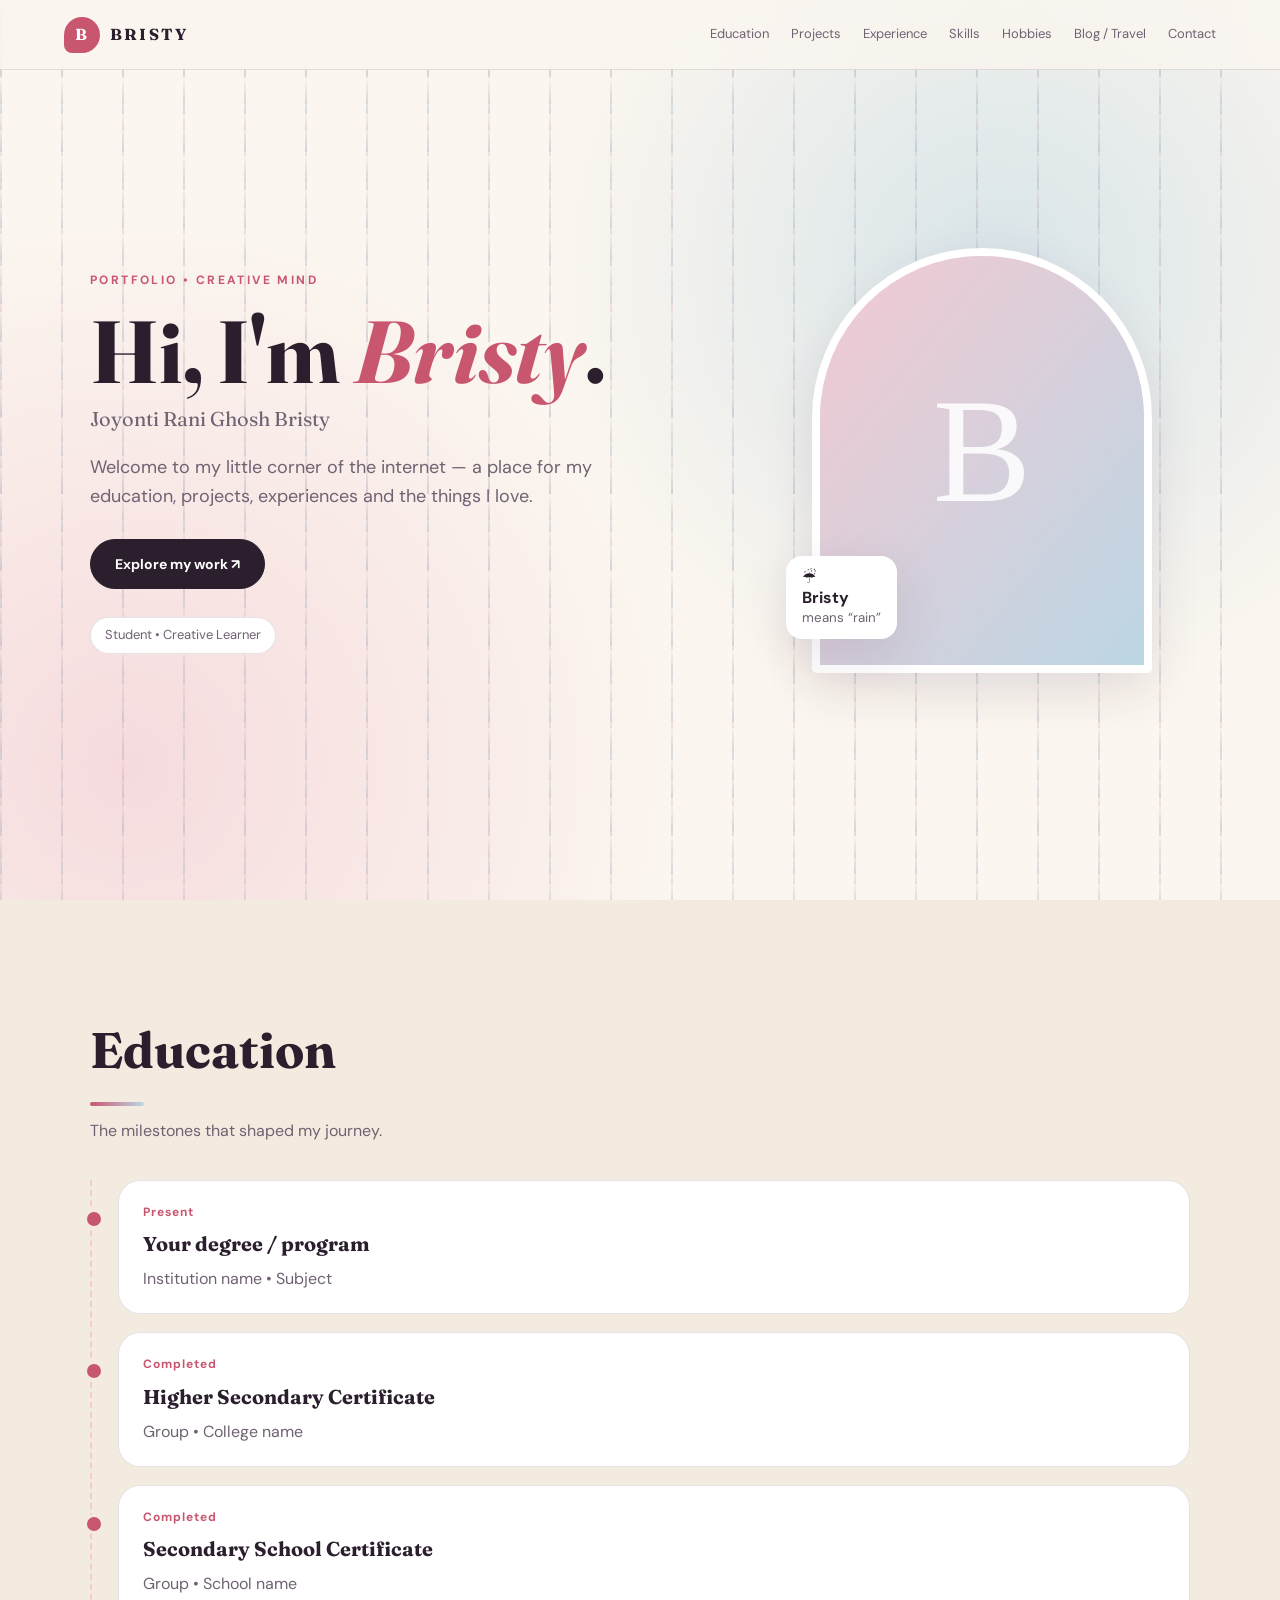
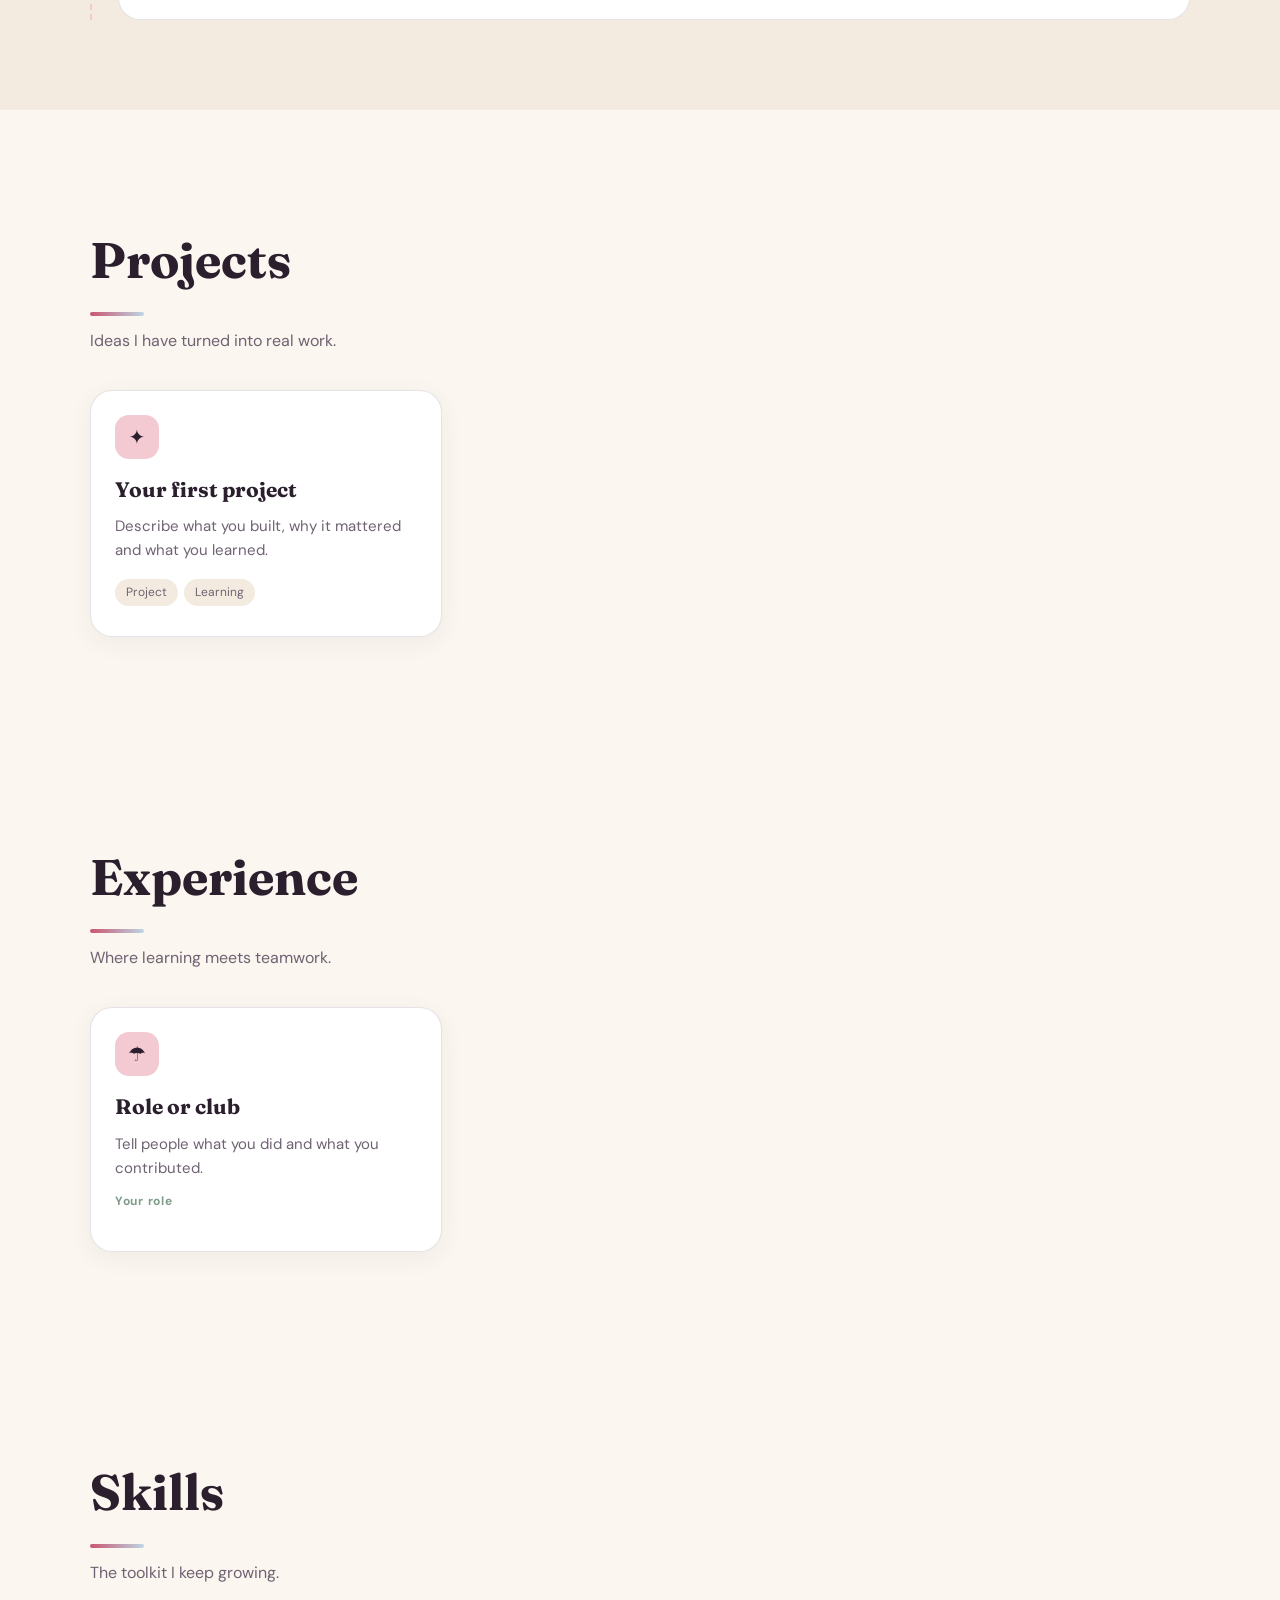
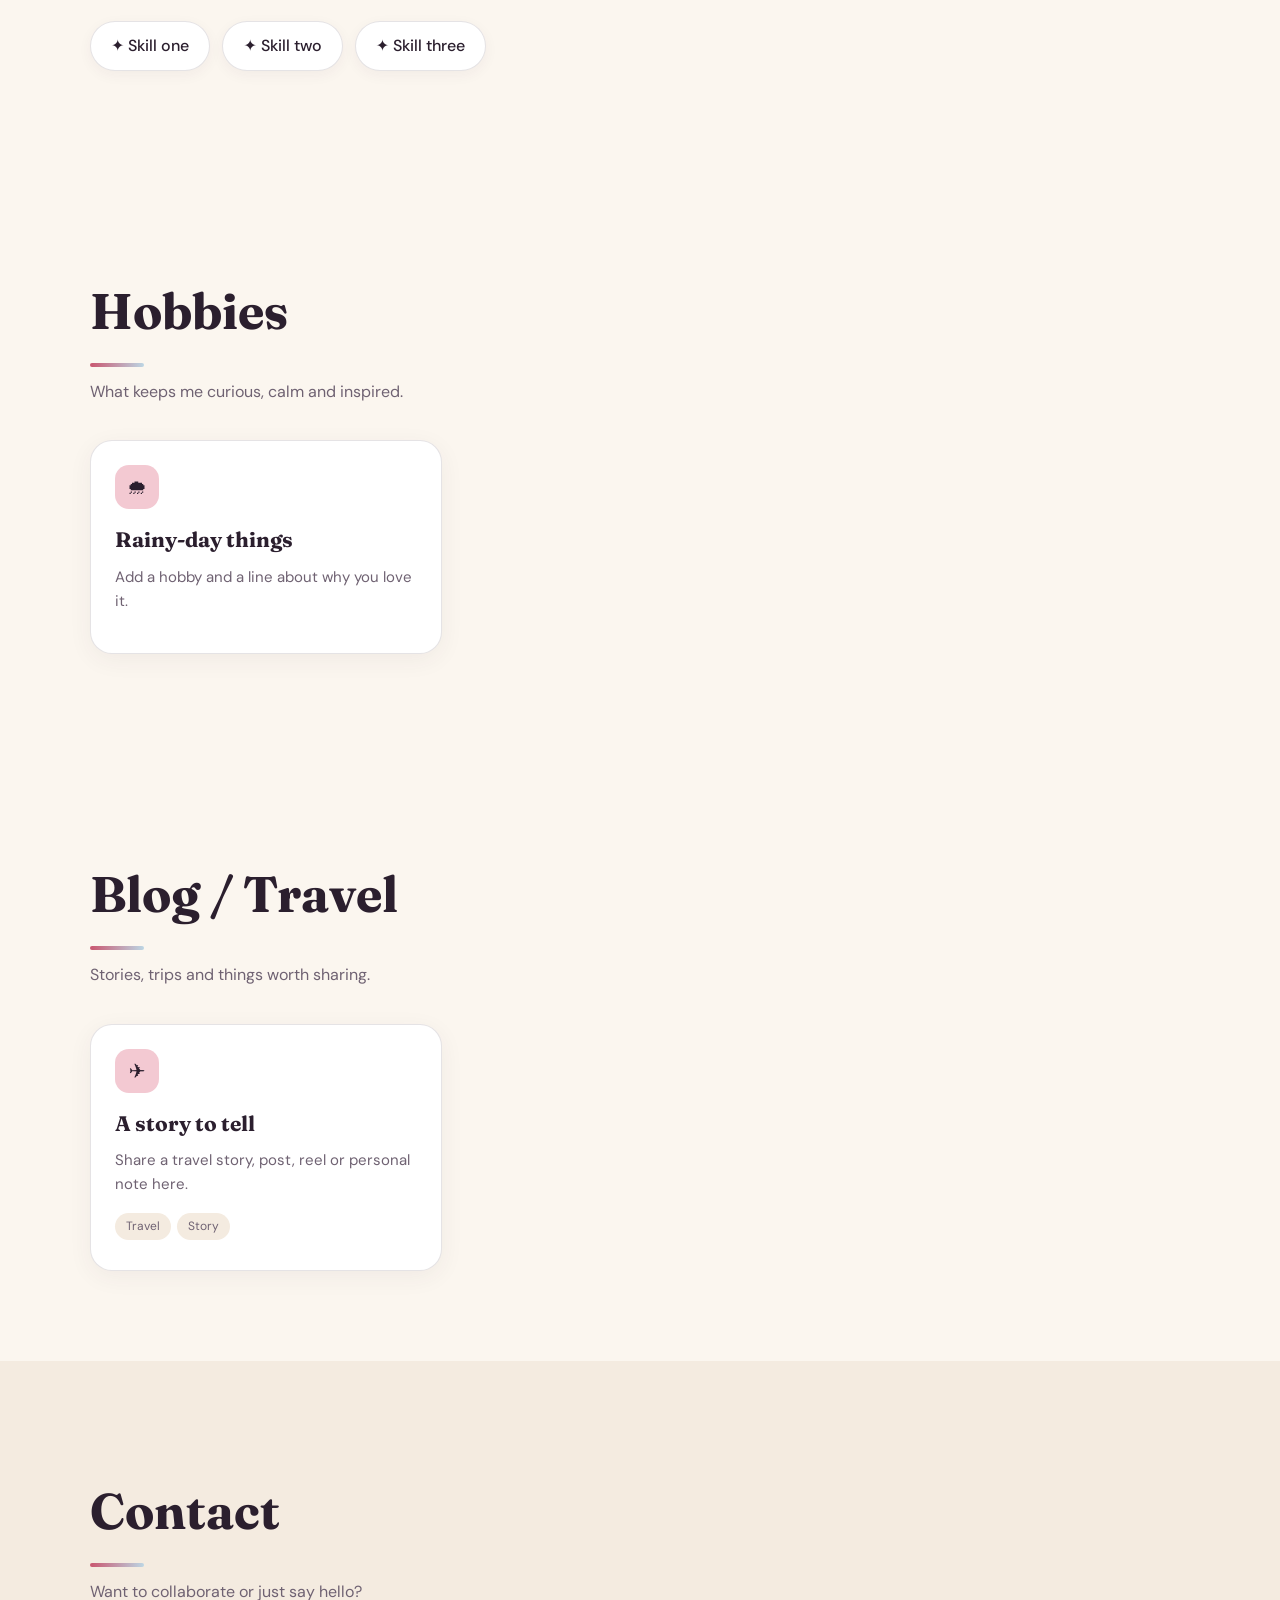
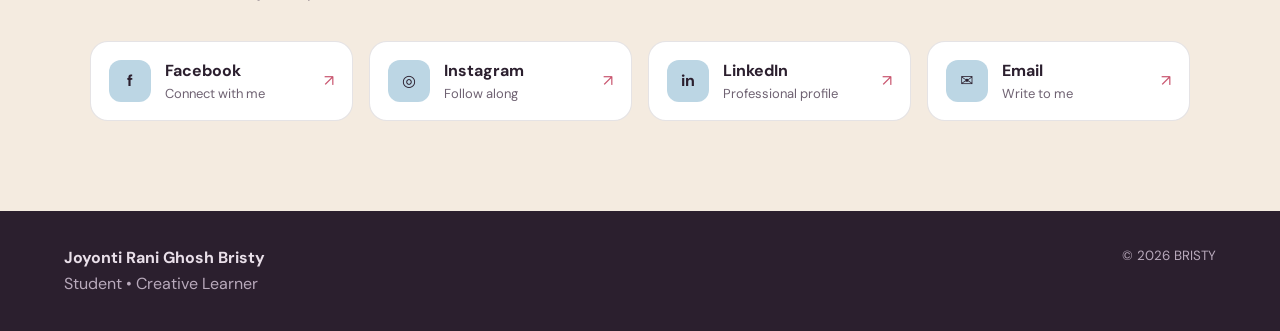
<file: index.html>
<!DOCTYPE html>
<html lang="en"><head><meta charset="UTF-8"><meta name="viewport" content="width=device-width,initial-scale=1.0"><meta name="description" content="Portfolio of Joyonti Rani Ghosh Bristy"><title>Bristy — Portfolio</title>
<link rel="preconnect" href="https://fonts.googleapis.com"><link rel="preconnect" href="https://fonts.gstatic.com" crossorigin>
<link href="https://fonts.googleapis.com/css2?family=DM+Sans:wght@400;500;700&family=Fraunces:opsz,wght@9..144,500;9..144,700&display=swap" rel="stylesheet" media="print" onload="this.media='all'">
<link rel="stylesheet" href="style.css"></head>
<body><div id="progress"></div>
<header class="site-header"><a class="brand" href="#home"><span class="brand-mark" id="brandMark">B</span><span id="navName">BRISTY</span></a><nav id="mainNav"></nav><button class="menu-btn" id="menuBtn" aria-label="Menu">☰</button></header>
<main id="publicSite"><div class="loading-state">Loading portfolio…</div></main><div id="toast"></div>
<script src="vendor/supabase.js"></script><script src="config.js"></script><script src="defaults.js"></script><script src="script.js"></script></body></html>
</file>
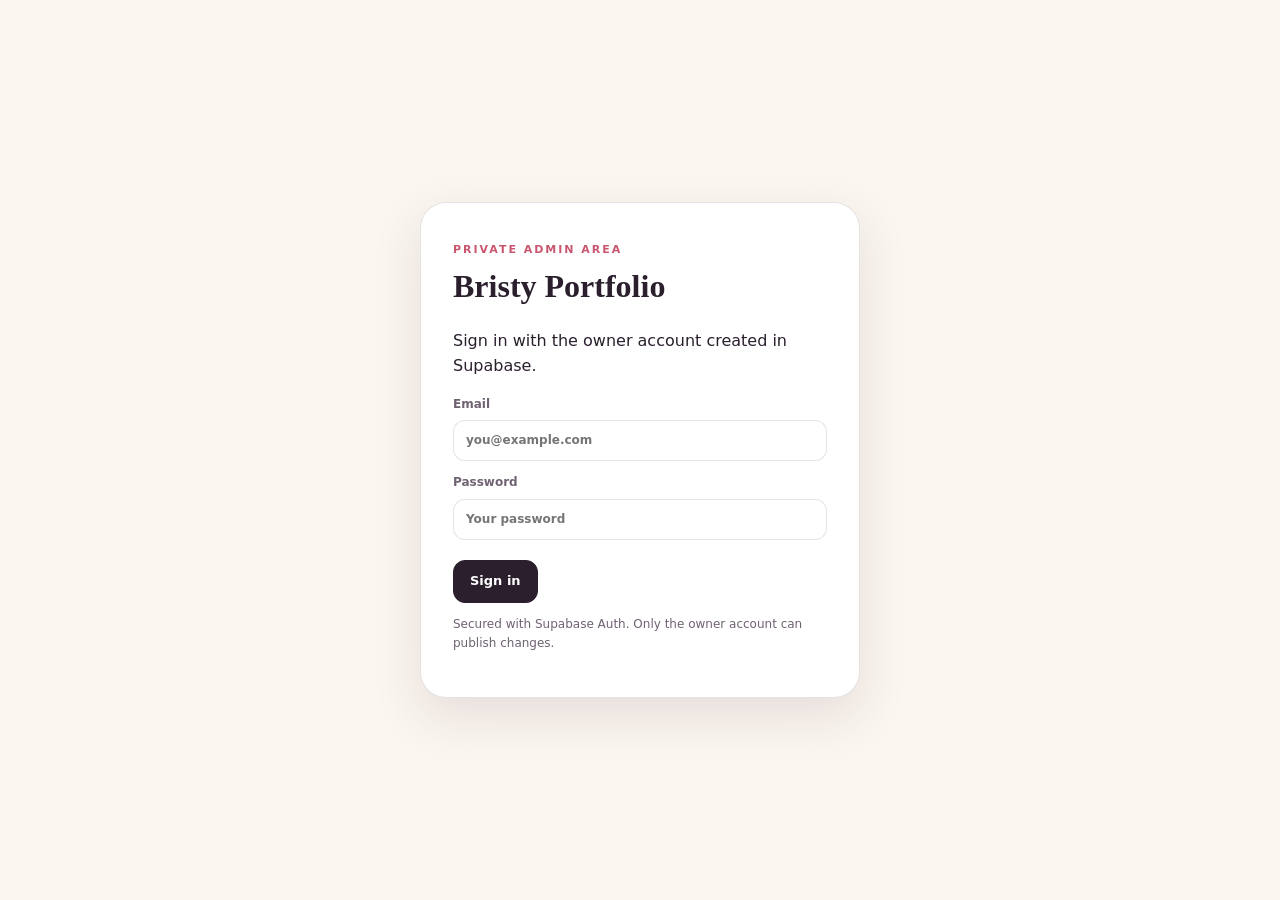
<file: admin/index.html>
<!DOCTYPE html>
<html lang="en"><head><meta charset="UTF-8"><meta name="viewport" content="width=device-width,initial-scale=1.0"><title>Bristy Portfolio — Admin</title><link rel="preconnect" href="https://fonts.googleapis.com"><link rel="preconnect" href="https://fonts.gstatic.com" crossorigin><link href="https://fonts.googleapis.com/css2?family=Inter:wght@400;500;600;700;800&family=Space+Grotesk:wght@500;600;700&display=swap" rel="stylesheet" media="print" onload="this.media='all'"><link rel="stylesheet" href="../style.css"><style>.dynamic-item{border:1px solid var(--line);border-radius:16px;padding:16px;margin-top:12px;background:var(--bg)}.dynamic-item .grid{display:grid;grid-template-columns:repeat(2,minmax(0,1fr));gap:0 12px}.section-tools{display:flex;justify-content:space-between;gap:12px;align-items:center;margin-bottom:14px}.section-list{display:grid;gap:18px}.mini-actions{display:flex;gap:8px;flex-wrap:wrap}.preview-img{max-width:180px;max-height:100px;border-radius:12px;margin:10px 0;display:block;object-fit:cover}.drag-handle{cursor:grab;opacity:.6}.admin-top-actions{display:flex;gap:10px}.status-dot:before{content:'';display:inline-block;width:9px;height:9px;margin-right:8px;border-radius:50%;background:#55d98a}.error-text{color:#b3263e;margin-top:10px}.success-text{color:#2f8a57;margin-top:10px}.danger-zone{border-color:#f0b9c3!important}@media(max-width:760px){.dynamic-item .grid{grid-template-columns:1fr}}</style></head>
<body class="admin-page"><div id="loginGate" class="login-gate"><div class="login-card"><span class="admin-kicker">PRIVATE ADMIN AREA</span><h1>Bristy Portfolio</h1><p>Sign in with the owner account created in Supabase.</p><label>Email<input id="username" type="email" autocomplete="username" placeholder="you@example.com"></label><label>Password<input id="password" type="password" autocomplete="current-password" placeholder="Your password"></label><button id="loginBtn" class="save-btn">Sign in</button><div id="loginMsg"></div><p class="security-note">Secured with Supabase Auth. Only the owner account can publish changes.</p></div></div>
<div id="dashboard" class="hidden"><div class="admin-shell"><aside class="admin-side"><a class="brand" href="../index.html"><span class="brand-mark" id="adminBrandMark">B</span><span id="sideName">BRISTY</span></a><p class="admin-kicker">PRIVATE ADMIN</p><h1>Control Center</h1><p class="admin-note">Manage the live portfolio, sections and cloud media.</p><div class="admin-nav"><button class="active" data-tab="site">Site</button><button data-tab="sections">Sections</button><button data-tab="media">Media</button><button data-tab="backup">Backup</button></div><a class="public-link" href="../index.html">↗ View public site</a><button class="add-btn" id="logoutBtn">Log out</button></aside><main class="admin-main"><div class="dashboard-top"><div><span class="admin-kicker">CLOUD CONNECTED</span><h2>Portfolio Dashboard</h2><span class="status-dot" id="cloudStatus">Connected</span></div><div class="admin-top-actions"><button class="add-btn" id="saveAll">Save & Publish</button></div></div>
<section id="tab-site" class="admin-tab active"><div class="admin-card"><h3>Branding & Home</h3><div class="form-grid"><label>Logo mark<input id="mark"></label><label>Logo name<input id="name"></label><label>Hero eyebrow<input id="eyebrow"></label><label>Hero title<input id="title"></label></div><label>Introduction<textarea id="intro" rows="4"></textarea></label><label>Footer / contact tagline<input id="tagline"></label><p class="admin-note">To use an image logo instead of the text mark, go to the Media tab → Logo.</p></div><div class="admin-card"><h3>Navigation</h3><p class="admin-note">Navigation is automatically generated from visible sections. Reorder sections from the Sections tab.</p></div></section>
<section id="tab-sections" class="admin-tab"><div class="admin-card"><div class="section-tools"><div><h3>Sections</h3><p class="admin-note">Add, delete, rename, hide and drag sections. No HTML editing required.</p></div><button class="add-btn" id="addSection">＋ Add new section</button></div><div id="sectionsList" class="section-list"></div></div></section>
<section id="tab-media" class="admin-tab"><div class="admin-card"><h3>Logo</h3><p class="admin-note">Upload a PNG, JPG, SVG or WebP logo (max 2 MB). It replaces the text mark in the site header. Remove it to go back to the text mark.</p><label>Logo image<input type="file" id="logo" accept="image/png,image/jpeg,image/svg+xml,image/webp"></label><div id="logoPreview"></div><button class="add-btn" id="removeLogo">Remove logo</button></div><div class="admin-card"><h3>Profile photo & CV</h3><label>Profile photo<input type="file" id="photo" accept="image/*"></label><div id="photoPreview"></div><button class="add-btn" id="removePhoto">Remove photo</button><label>CV / Resume<input type="file" id="cv" accept=".pdf,.doc,.docx"></label><div id="cvStatus" class="muted"></div><button class="add-btn" id="removeCv">Remove CV</button></div><div class="admin-card"><h3>Section backgrounds</h3><div id="backgrounds"></div></div></section>
<section id="tab-backup" class="admin-tab"><div class="admin-card"><h3>Backup</h3><button class="save-btn" id="exportData">Download JSON backup</button><label>Restore JSON backup<input type="file" id="importData" accept=".json"></label><p class="admin-note">A backup contains content and public media URLs, not your password.</p></div><div class="admin-card danger-zone"><h3>Danger zone</h3><p class="admin-note">Deleting sections is permanent after you publish. Keep a backup first.</p></div></section>
</main></div></div><div id="toast"></div><script src="../vendor/supabase.js"></script><script src="../config.js"></script><script src="../defaults.js"></script><script src="admin.js"></script></body></html>
</file>
<file: style.css>
:root{--bg:#fbf6ef;--bg2:#f4ebe0;--ink:#2b1f2e;--muted:#6f6272;--rose:#c9566f;--rose2:#f3c9d2;--sage:#7f9c8a;--sky:#bcd6e4;--card:#fff;--line:rgba(43,31,46,.12);--shadow:0 18px 50px rgba(75,45,70,.12);--radius:22px}
*{box-sizing:border-box}html{scroll-behavior:smooth}body{margin:0;background:var(--bg);color:var(--ink);font-family:"DM Sans",system-ui,sans-serif;line-height:1.6;overflow-x:hidden}
a{color:inherit;text-decoration:none}button,input,textarea,select{font:inherit}button{cursor:pointer}h1,h2,h3{font-family:Fraunces,Georgia,serif;margin:0}
#progress{position:fixed;z-index:100;top:0;left:0;height:3px;width:0;background:linear-gradient(90deg,var(--rose),var(--sky))}
.site-header{height:70px;position:fixed;inset:0 0 auto;z-index:50;display:flex;align-items:center;gap:24px;padding:0 5vw;background:rgba(251,246,239,.8);backdrop-filter:blur(14px);border-bottom:1px solid var(--line)}
.brand{display:flex;align-items:center;gap:10px;font-family:Fraunces,serif;font-weight:700;letter-spacing:.14em}
.brand-mark{display:grid;place-items:center;width:36px;height:36px;border-radius:50% 50% 50% 8px;background:var(--rose);color:#fff;font-weight:700;overflow:hidden}.brand-mark img{width:100%;height:100%;object-fit:cover}
nav{display:flex;gap:22px;margin-left:auto}nav a{font-size:13px;color:var(--muted);transition:.2s}nav a:hover{color:var(--rose)}
.menu-btn{display:none;margin-left:auto;border:1px solid var(--line);background:#fff;color:var(--ink);width:40px;height:40px;border-radius:12px}
.section{position:relative;padding:110px 5vw 90px;isolation:isolate;overflow:hidden}.section.alt{background:var(--bg2)}
.section-bg{position:absolute;inset:0;z-index:-1;background-size:cover;background-position:center}
.container{width:min(1100px,100%);margin:auto}
.reveal{opacity:0;transform:translateY(24px);transition:.8s}.reveal.visible{opacity:1;transform:none}
.hero{min-height:100vh;display:flex;align-items:center;background:radial-gradient(circle at 78% 30%,rgba(188,214,228,.55),transparent 38%),radial-gradient(circle at 10% 85%,rgba(243,201,210,.6),transparent 40%),var(--bg)}
.rain{position:absolute;inset:0;z-index:-1;pointer-events:none;opacity:.5;background-image:linear-gradient(transparent,rgba(120,160,185,.55)),linear-gradient(transparent,rgba(201,86,111,.3));background-size:1.5px 38px,1.5px 26px;background-repeat:repeat;-webkit-mask-image:repeating-linear-gradient(90deg,#000 0 1.5px,transparent 1.5px 61px);mask-image:repeating-linear-gradient(90deg,#000 0 1.5px,transparent 1.5px 61px);animation:fall 3s linear infinite}
@keyframes fall{to{background-position:0 38px,0 -26px}}@media(prefers-reduced-motion:reduce){.rain{animation:none}.reveal{transition:none}}
.hero-content{width:min(1100px,100%);margin:auto;display:grid;grid-template-columns:1.2fr .8fr;gap:60px;align-items:center}
.eyebrow{font-size:12px;letter-spacing:.2em;color:var(--rose);font-weight:700}
.hero h1{font-size:clamp(48px,8vw,88px);line-height:1;margin:16px 0 8px}.hero h1 span{color:var(--rose);font-style:italic}
.full-name{font-family:Fraunces,serif;font-size:20px;color:var(--sage);margin:0 0 14px}.hero-copy p{max-width:560px;color:var(--muted);font-size:18px}.full-name{max-width:none!important;font-size:20px!important}
.hero-actions{display:flex;gap:14px;flex-wrap:wrap;margin:28px 0}.btn{display:inline-flex;padding:13px 24px;border-radius:999px;font-weight:700;font-size:14px;border:1.5px solid var(--ink);transition:.2s}
.btn.primary{background:var(--ink);color:#fff}.btn.primary:hover{background:var(--rose);border-color:var(--rose)}.btn.ghost:hover{border-color:var(--rose);color:var(--rose)}
.quick-meta span{display:inline-block;padding:7px 14px;border-radius:999px;background:#fff;border:1px solid var(--line);font-size:13px;color:var(--muted)}
.hero-photo-wrap{position:relative;justify-self:center;width:min(340px,80vw)}.hero-photo{aspect-ratio:4/5;border-radius:999px 999px 28px 28px;overflow:hidden;border:8px solid #fff;box-shadow:var(--shadow);background:var(--rose2)}.hero-photo img{width:100%;height:100%;object-fit:cover}
.floating-card{position:absolute;left:-26px;bottom:34px;background:#fff;border-radius:16px;padding:12px 16px;box-shadow:var(--shadow);display:grid;line-height:1.3}.floating-card small{color:var(--muted)}
.section-heading{margin-bottom:36px}.section-heading h2{font-size:clamp(32px,5vw,50px)}.section-heading h2:after{content:"";display:block;width:54px;height:4px;border-radius:4px;margin-top:12px;background:linear-gradient(90deg,var(--rose),var(--sky))}.section-heading p{color:var(--muted);margin:12px 0 0}
.project-grid{display:grid;grid-template-columns:repeat(auto-fill,minmax(270px,1fr));gap:22px}
.project-card{display:flex;flex-direction:column;justify-content:space-between;gap:16px;background:var(--card);border:1px solid var(--line);border-radius:var(--radius);padding:24px;box-shadow:0 6px 24px rgba(75,45,70,.06);transition:.25s}.project-card:hover{transform:translateY(-5px);box-shadow:var(--shadow)}
.card-image{width:100%;height:170px;object-fit:cover;border-radius:14px}.project-icon{width:44px;height:44px;display:grid;place-items:center;border-radius:14px;background:var(--rose2);font-size:20px;margin-bottom:14px}
.project-card h3{font-size:21px;margin-bottom:8px}.project-card p{margin:0;color:var(--muted);font-size:15px}.role{margin-top:12px;font-size:12px;font-weight:700;color:var(--sage);letter-spacing:.06em}
.tag{display:inline-block;margin:0 6px 6px 0;padding:4px 11px;border-radius:999px;background:var(--bg2);font-size:12px;color:var(--muted)}.inline-link{display:inline-block;font-size:13px;font-weight:700;color:var(--rose);margin-top:6px}
.timeline{display:grid;gap:18px;border-left:2px dashed var(--rose2);padding-left:26px}.edu-card{position:relative;background:#fff;border:1px solid var(--line);border-radius:var(--radius);padding:22px 24px}.edu-card:before{content:"";position:absolute;left:-35px;top:28px;width:14px;height:14px;border-radius:50%;background:var(--rose);border:3px solid var(--bg2)}
.edu-year{font-size:12px;font-weight:700;letter-spacing:.08em;color:var(--rose);margin-bottom:6px}.edu-card h3{font-size:20px}.edu-card p{margin:6px 0 0;color:var(--muted)}
.skills-wrap{display:flex;flex-wrap:wrap;gap:12px}.skill-pill{padding:11px 20px;border-radius:999px;background:#fff;border:1px solid var(--line);font-weight:500;box-shadow:0 4px 14px rgba(75,45,70,.05)}.skill-pill:hover{background:var(--rose);color:#fff}
.contact-links{display:grid;grid-template-columns:repeat(auto-fill,minmax(250px,1fr));gap:16px}.contact-link{display:flex;align-items:center;gap:14px;background:#fff;border:1px solid var(--line);border-radius:18px;padding:16px 18px;transition:.2s}.contact-link:hover{border-color:var(--rose);transform:translateY(-3px)}
.contact-link strong{width:42px;height:42px;display:grid;place-items:center;border-radius:12px;background:var(--sky);flex:none}.contact-link div{display:grid}.contact-link span{font-size:13px;color:var(--muted)}.contact-link em{margin-left:auto;font-style:normal;color:var(--rose)}
.site-footer{display:flex;justify-content:space-between;flex-wrap:wrap;gap:12px;padding:34px 5vw;background:var(--ink);color:#e9dfe9}.site-footer div{display:grid}.site-footer span,.site-footer small{color:#b8a9bb}
.loading-state{min-height:100vh;display:grid;place-items:center;color:var(--muted)}
#toast{position:fixed;left:50%;bottom:28px;transform:translate(-50%,30px);opacity:0;pointer-events:none;background:var(--ink);color:#fff;padding:11px 20px;border-radius:999px;font-size:14px;transition:.3s;z-index:200}#toast.toast-show{opacity:1;transform:translate(-50%,0)}
/* ---------- Admin ---------- */
.admin-page{min-height:100vh;background:var(--bg)}.hidden{display:none!important}
.admin-kicker{font-size:11px;letter-spacing:.18em;font-weight:700;color:var(--rose)}.admin-note,.muted{color:var(--muted);font-size:13px}.security-note{font-size:12px;color:var(--muted)}
.login-gate{min-height:100vh;display:grid;place-items:center;padding:24px}.login-card{width:min(440px,100%);padding:32px;background:#fff;border:1px solid var(--line);border-radius:26px;box-shadow:var(--shadow)}.login-card input{margin-top:6px}
label{display:block;font-size:12px;font-weight:700;color:var(--muted);margin:12px 0}
input,textarea,select{width:100%;margin-top:6px;padding:10px 12px;border:1px solid var(--line);border-radius:12px;background:#fff;color:var(--ink)}input:focus,textarea:focus,select:focus{outline:2px solid var(--rose2);border-color:var(--rose)}
input[type=checkbox]{width:auto;margin:0 8px 0 0}.check-row{display:flex;align-items:center}input[type=range]{padding:0;accent-color:var(--rose)}
.save-btn,.add-btn,.danger-btn{border-radius:12px;padding:10px 16px;font-weight:700;font-size:13px;border:1px solid var(--line);background:#fff;color:var(--ink)}.save-btn{background:var(--ink);color:#fff;border-color:var(--ink);margin-top:8px}.add-btn:hover{border-color:var(--rose);color:var(--rose)}.danger-btn{color:#b3263e}.danger-btn:hover{background:#fdecef}
.admin-shell{display:grid;grid-template-columns:270px 1fr;min-height:100vh}.admin-side{position:sticky;top:0;height:100vh;padding:26px;background:#fff;border-right:1px solid var(--line);display:flex;flex-direction:column;gap:6px}.admin-side h1{font-size:28px}
.admin-nav{display:grid;gap:6px;margin:14px 0}.admin-nav button{text-align:left;padding:11px 14px;border-radius:12px;border:0;background:transparent;font-weight:500;color:var(--muted)}.admin-nav button.active,.admin-nav button:hover{background:var(--rose2);color:var(--ink)}
.public-link{font-size:13px;color:var(--rose);font-weight:700;margin-bottom:10px}.admin-main{padding:30px 4vw;min-width:0}.dashboard-top{display:flex;justify-content:space-between;gap:16px;flex-wrap:wrap;align-items:flex-end;margin-bottom:22px}.dashboard-top h2{font-size:32px}
.admin-tab{display:none}.admin-tab.active{display:block}.admin-card{background:#fff;border:1px solid var(--line);border-radius:20px;padding:22px;margin-bottom:18px}.admin-card h3{margin-bottom:6px}
.form-grid{display:grid;grid-template-columns:repeat(2,minmax(0,1fr));gap:0 14px}.admin-item{padding:14px 0;border-top:1px solid var(--line)}
.bg-preview{height:90px;border-radius:12px;background-size:cover;background-position:center;border:1px solid var(--line);margin:8px 0}
@media(max-width:860px){nav{display:none;position:absolute;top:70px;left:0;right:0;flex-direction:column;gap:0;padding:12px 5vw;background:var(--bg);border-bottom:1px solid var(--line)}nav.open{display:flex}nav a{padding:12px 0}.menu-btn{display:block}.hero-content{grid-template-columns:1fr;gap:40px}.hero{padding-top:100px}.admin-shell{grid-template-columns:1fr}.admin-side{position:static;height:auto}.form-grid{grid-template-columns:1fr}}
</file>
